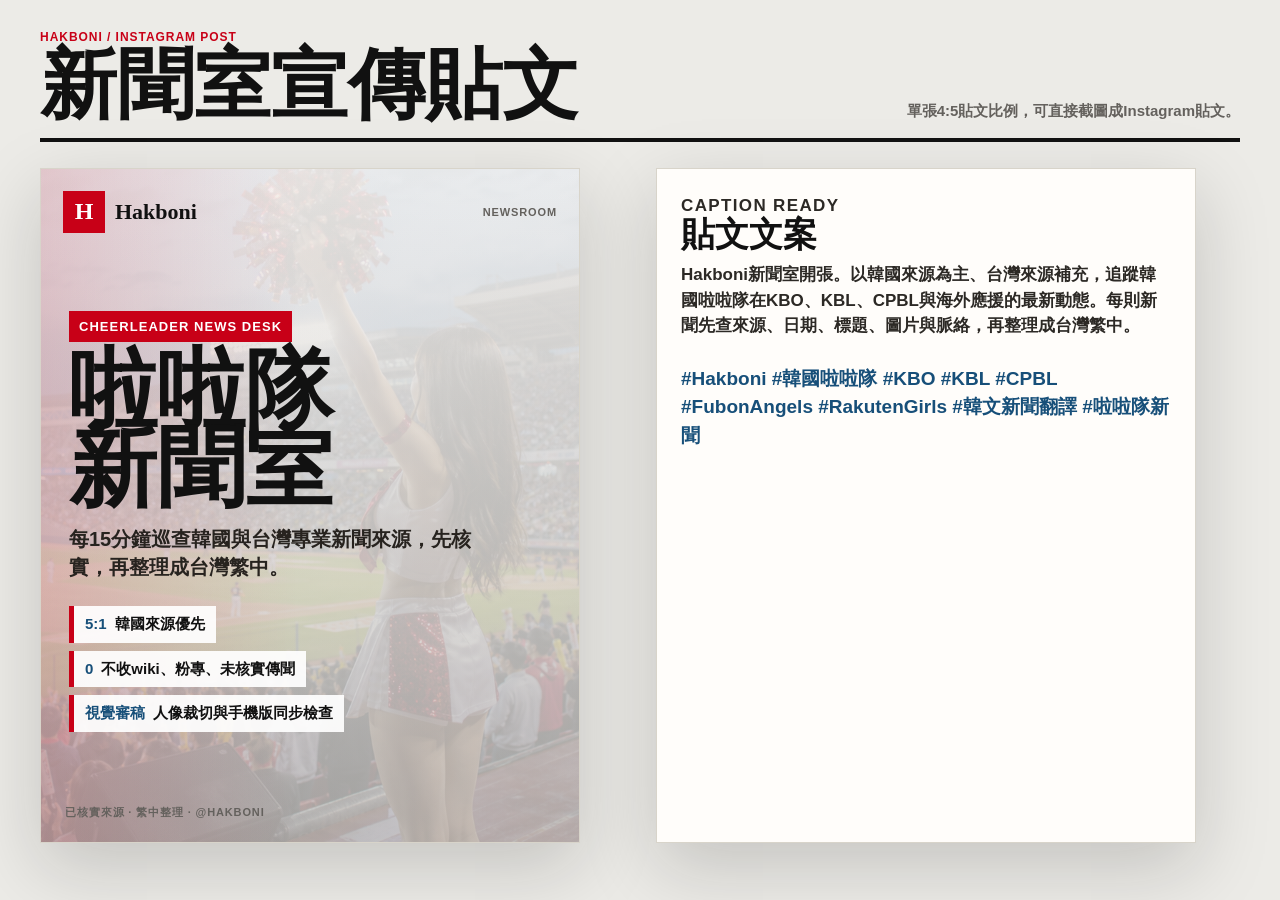
<file: instagram/newsroom-promo.html>
<!doctype html>
<html lang="zh-Hant">
  <head>
    <meta charset="utf-8">
    <meta name="viewport" content="width=device-width, initial-scale=1">
    <title>Hakboni Instagram Post | Newsroom Promo</title>
    <link rel="stylesheet" href="instagram.css">
  </head>
  <body>
    <main class="ig-board" aria-label="Hakboni Instagram newsroom promo">
      <section class="ig-intro">
        <div>
          <p class="eyebrow">Hakboni / Instagram Post</p>
          <h1>新聞室宣傳貼文</h1>
        </div>
        <p>單張4:5貼文比例，可直接截圖成Instagram貼文。</p>
      </section>

      <section class="ig-carousel" aria-label="Instagram newsroom promo post">
        <article class="ig-slide newsroom-post">
          <div class="slide-chrome">
            <span class="brand-lockup"><span>H</span>Hakboni</span>
            <span class="slide-count">Newsroom</span>
          </div>

          <section>
            <p class="newsroom-kicker">Cheerleader News Desk</p>
            <div class="newsroom-headline">
              <h2>啦啦隊<br>新聞室</h2>
              <p>每15分鐘巡查韓國與台灣專業新聞來源，先核實，再整理成台灣繁中。</p>
            </div>
            <div class="newsroom-rules">
              <span><strong>5:1</strong> 韓國來源優先</span>
              <span><strong>0</strong> 不收wiki、粉專、未核實傳聞</span>
              <span><strong>視覺審稿</strong> 人像裁切與手機版同步檢查</span>
            </div>
          </section>

          <footer>已核實來源 · 繁中整理 · @hakboni</footer>
        </article>

        <aside class="caption-panel">
          <p class="eyebrow">Caption ready</p>
          <h2>貼文文案</h2>
          <p>
            Hakboni新聞室開張。以韓國來源為主、台灣來源補充，追蹤韓國啦啦隊在KBO、KBL、CPBL與海外應援的最新動態。每則新聞先查來源、日期、標題、圖片與脈絡，再整理成台灣繁中。
          </p>
          <div class="hashtags">
            #Hakboni #韓國啦啦隊 #KBO #KBL #CPBL #FubonAngels #RakutenGirls #韓文新聞翻譯 #啦啦隊新聞
          </div>
        </aside>
      </section>
    </main>
  </body>
</html>
</file>
<file: instagram/instagram.css>
:root {
  --bg: #ecebe7;
  --paper: #fffdfa;
  --ink: #111;
  --muted: #64615d;
  --red: #c80017;
  --blue: #174f79;
  --line: #d8d4ca;
  --cream: #f7f0df;
  --shadow: 0 24px 70px rgba(17, 17, 17, 0.18);
}

* {
  box-sizing: border-box;
}

body {
  margin: 0;
  background: var(--bg);
  color: var(--ink);
  font-family: Arial, "Noto Sans TC", sans-serif;
}

img {
  display: block;
  max-width: 100%;
}

.ig-board {
  width: min(1200px, calc(100% - 28px));
  margin: 0 auto;
  padding: 30px 0 56px;
}

.ig-intro {
  display: flex;
  justify-content: space-between;
  gap: 24px;
  align-items: end;
  margin-bottom: 26px;
  padding-bottom: 16px;
  border-bottom: 4px solid var(--ink);
}

.eyebrow,
.slide-count,
.image-stage figcaption,
.ig-slide footer,
.source-list span {
  text-transform: uppercase;
  letter-spacing: 0.08em;
}

.eyebrow {
  margin: 0 0 7px;
  color: var(--red);
  font-size: 12px;
  font-weight: 900;
}

.ig-intro h1 {
  margin: 0;
  font-family: Georgia, "Times New Roman", serif;
  font-size: clamp(38px, 6vw, 78px);
  line-height: 0.92;
}

.ig-intro > p {
  max-width: 420px;
  margin: 0;
  color: var(--muted);
  font-size: 15px;
  font-weight: 800;
  line-height: 1.45;
}

.ig-carousel {
  display: grid;
  gap: 32px;
}

.ig-slide {
  position: relative;
  isolation: isolate;
  display: grid;
  width: min(100%, 540px);
  aspect-ratio: 4 / 5;
  overflow: hidden;
  background: var(--paper);
  border: 1px solid var(--line);
  box-shadow: var(--shadow);
}

.slide-chrome {
  position: relative;
  z-index: 5;
  display: flex;
  justify-content: space-between;
  align-items: center;
  gap: 14px;
  padding: 22px;
}

.brand-lockup {
  display: inline-flex;
  align-items: center;
  gap: 10px;
  color: inherit;
  font-family: Georgia, "Times New Roman", serif;
  font-size: 22px;
  font-weight: 900;
}

.brand-lockup span {
  display: grid;
  place-items: center;
  width: 42px;
  height: 42px;
  background: var(--red);
  color: #fff;
  font-size: 24px;
}

.slide-count {
  color: var(--muted);
  font-size: 11px;
  font-weight: 900;
}

.cover-slide {
  align-content: space-between;
  background: #080808;
  color: #fff;
}

.cover-slide::after,
.dark-slide::after {
  content: "";
  position: absolute;
  inset: 0;
  z-index: 1;
  background:
    linear-gradient(180deg, rgba(0, 0, 0, 0.16), rgba(0, 0, 0, 0.84)),
    linear-gradient(90deg, rgba(200, 0, 23, 0.55), transparent 56%);
}

.cover-bg {
  position: absolute;
  object-fit: cover;
  filter: saturate(1.05) contrast(1.02);
}

.cover-bg-a {
  inset: 0 auto 0 0;
  width: 67%;
  height: 100%;
}

.cover-bg-b {
  right: 0;
  bottom: 0;
  width: 45%;
  height: 54%;
  border-left: 4px solid rgba(255, 255, 255, 0.76);
  border-top: 4px solid rgba(255, 255, 255, 0.76);
}

.cover-headline {
  position: relative;
  z-index: 4;
  padding: 0 28px 10px;
}

.cover-headline p {
  margin: 0 0 9px;
  color: #fff;
  font-size: 16px;
  font-weight: 900;
}

.cover-headline h2 {
  margin: 0;
  font-family: Georgia, "Times New Roman", serif;
  font-size: clamp(58px, 14vw, 92px);
  line-height: 0.86;
  letter-spacing: 0;
}

.source-row {
  display: flex;
  flex-wrap: wrap;
  gap: 7px;
  margin-top: 22px;
}

.source-row span {
  background: rgba(255, 255, 255, 0.92);
  color: var(--ink);
  font-size: 11px;
  font-weight: 900;
  padding: 7px 8px;
}

.feature-slide {
  grid-template-rows: auto 54% auto auto;
}

.image-stage {
  position: relative;
  margin: 0;
  overflow: hidden;
  background: #ddd;
}

.image-stage img {
  width: 100%;
  height: 100%;
  object-fit: cover;
}

.portrait-stage img {
  object-position: center top;
}

.image-stage figcaption {
  position: absolute;
  left: 18px;
  bottom: 16px;
  z-index: 2;
  background: rgba(255, 255, 255, 0.94);
  color: var(--blue);
  font-size: 10px;
  font-weight: 900;
  padding: 7px 9px;
}

.full-bleed {
  position: absolute;
  inset: 0;
  z-index: -1;
}

.dark-slide {
  color: #fff;
  background: #080808;
}

.dark-slide .slide-count {
  color: rgba(255, 255, 255, 0.72);
}

.overlay-copy {
  position: relative;
  z-index: 3;
  align-self: end;
  margin-top: auto;
  padding-top: 45%;
}

.news-copy {
  padding: 20px 24px 8px;
}

.original-title {
  margin: 0 0 8px;
  color: var(--muted);
  font-size: 11px;
  font-weight: 900;
  line-height: 1.35;
}

.dark-slide .original-title {
  color: rgba(255, 255, 255, 0.8);
}

.news-copy h2,
.caption-copy h2 {
  margin: 0 0 10px;
  font-family: Georgia, "Times New Roman", serif;
  font-size: clamp(36px, 8vw, 58px);
  line-height: 0.94;
  letter-spacing: 0;
}

.news-copy p:last-child,
.caption-copy p {
  margin: 0;
  color: #2c2925;
  font-size: 17px;
  font-weight: 800;
  line-height: 1.45;
}

.dark-slide .news-copy p:last-child {
  color: #fff;
}

.ig-slide footer {
  position: relative;
  z-index: 4;
  padding: 16px 24px 22px;
  color: var(--muted);
  font-size: 11px;
  font-weight: 900;
}

.cover-slide footer,
.dark-slide footer {
  color: rgba(255, 255, 255, 0.86);
}

.caption-slide {
  align-content: space-between;
  padding-bottom: 24px;
  background:
    linear-gradient(180deg, transparent 0 56%, rgba(23, 79, 121, 0.09)),
    var(--cream);
}

.newsroom-post {
  align-content: space-between;
  background:
    linear-gradient(180deg, rgba(255, 253, 250, 0.92), rgba(255, 253, 250, 0.78)),
    url("../assets/lead-stadium-cheer.png") center / cover;
}

.newsroom-post::before {
  content: "";
  position: absolute;
  inset: 0;
  z-index: -1;
  background:
    linear-gradient(90deg, rgba(200, 0, 23, 0.15), transparent 48%),
    linear-gradient(180deg, rgba(17, 17, 17, 0.04), rgba(17, 17, 17, 0.2));
}

.newsroom-kicker {
  margin: 0 28px 10px;
  width: max-content;
  background: var(--red);
  color: #fff;
  font-size: 13px;
  font-weight: 900;
  letter-spacing: 0.08em;
  padding: 8px 10px;
  text-transform: uppercase;
}

.newsroom-headline {
  padding: 0 28px;
}

.newsroom-headline h2 {
  margin: 0;
  font-family: Georgia, "Times New Roman", serif;
  font-size: clamp(56px, 13vw, 88px);
  line-height: 0.88;
  letter-spacing: 0;
}

.newsroom-headline p {
  max-width: 410px;
  margin: 18px 0 0;
  color: #27231f;
  font-size: 20px;
  font-weight: 900;
  line-height: 1.42;
}

.newsroom-rules {
  display: grid;
  gap: 8px;
  margin: 24px 28px 0;
}

.newsroom-rules span {
  display: flex;
  align-items: center;
  gap: 8px;
  width: max-content;
  max-width: 100%;
  background: rgba(255, 255, 255, 0.92);
  border-left: 5px solid var(--red);
  color: var(--ink);
  font-size: 15px;
  font-weight: 900;
  line-height: 1.25;
  padding: 9px 11px;
}

.newsroom-rules strong {
  color: var(--blue);
}

.caption-panel {
  width: min(100%, 540px);
  background: var(--paper);
  border: 1px solid var(--line);
  box-shadow: var(--shadow);
  padding: 24px;
}

.caption-panel h2 {
  margin: 0 0 10px;
  font-family: Georgia, "Times New Roman", serif;
  font-size: 34px;
  line-height: 1;
}

.caption-panel p {
  margin: 0;
  color: #2c2925;
  font-size: 17px;
  font-weight: 800;
  line-height: 1.5;
}

.caption-copy {
  padding: 0 30px;
}

.caption-copy h2 {
  font-size: clamp(54px, 13vw, 86px);
}

.caption-copy p {
  color: var(--ink);
  font-size: 20px;
}

.hashtags {
  margin-top: 26px;
  color: var(--blue);
  font-size: 19px;
  font-weight: 900;
  line-height: 1.5;
}

.source-list {
  display: grid;
  gap: 6px;
  margin-top: 30px;
  border-top: 2px solid var(--ink);
  padding-top: 14px;
}

.source-list span {
  color: var(--red);
  font-size: 11px;
  font-weight: 900;
}

.source-list strong {
  font-size: 17px;
}

@media (min-width: 900px) {
  .ig-carousel {
    grid-template-columns: repeat(2, minmax(0, 1fr));
  }
}

@media (max-width: 680px) {
  .ig-intro {
    display: grid;
    align-items: start;
  }

  .ig-slide {
    width: 100%;
  }

  .news-copy h2,
  .caption-copy h2 {
    font-size: 42px;
  }
}
</file>
